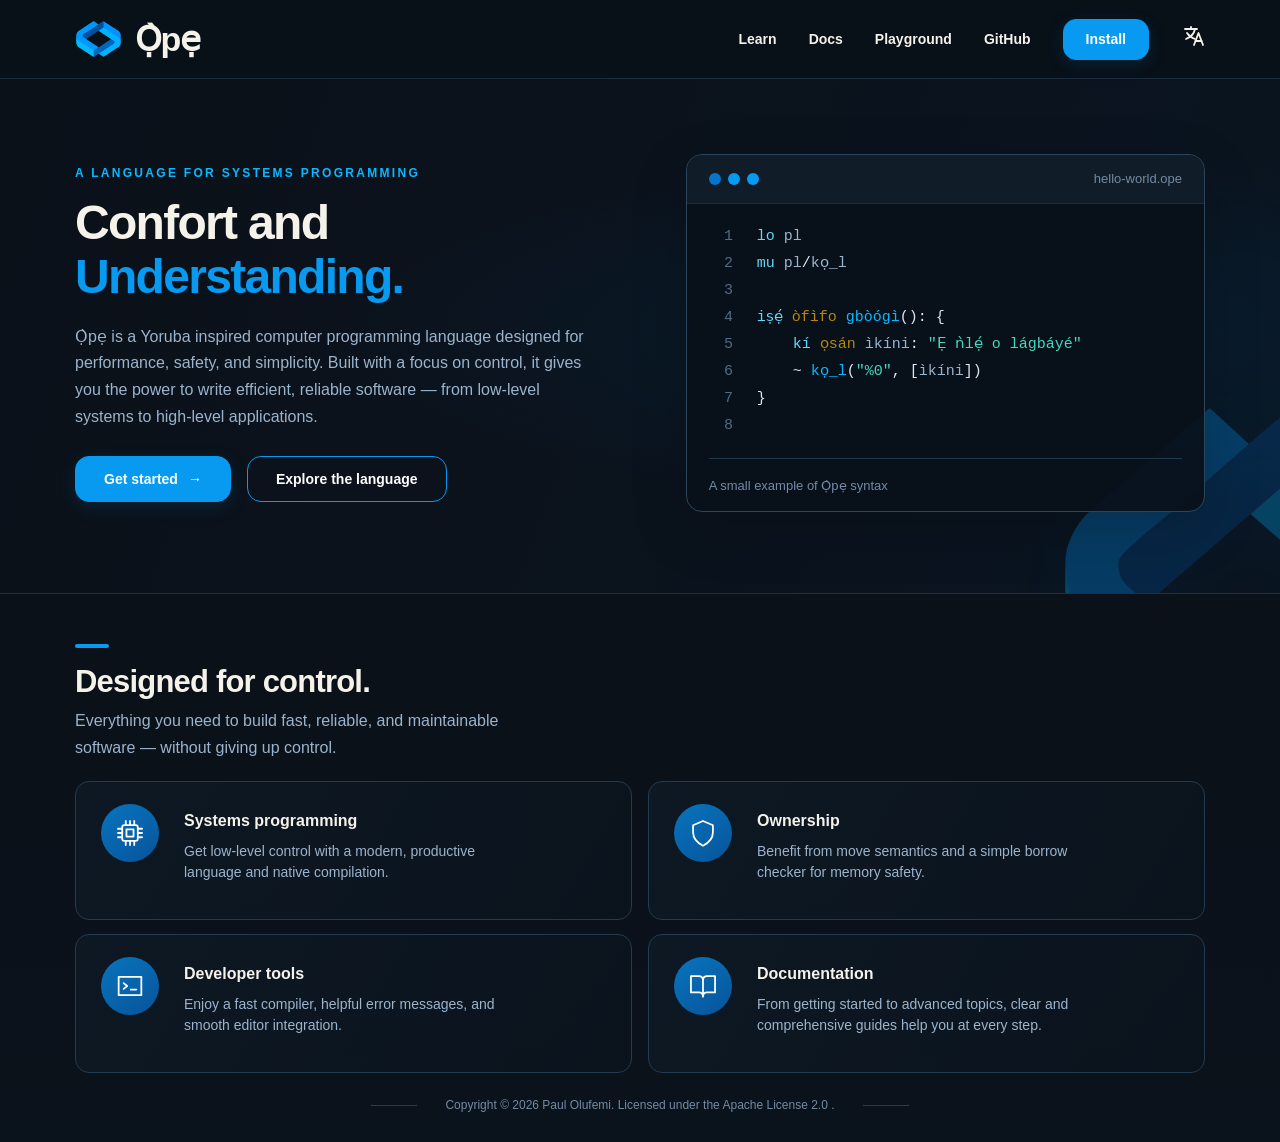
<file: index.html>
<!DOCTYPE html>
<html lang="en">

<head>
    <meta charset="UTF-8">
    <meta name="viewport" content="width=device-width, initial-scale=1.0">
    <meta name="theme-color" content="#0b1119">
    <meta name="description" content="Ọ̀pẹ is a modern systems programming language designed for performance, safety, and simplicity.">
    <title>Ọ̀pẹ programming language</title>
    <link rel="icon" type="image/x-icon" href="./favicon.ico">
    <link rel="stylesheet" href="./styles/style.css">
</head>

<body>
    <header class="site-header">
        <nav class="navbar container" aria-label="Main navigation">
            <span class="brand">
                <img src="./assets/ope_logo.png" alt="" class="brand-logo">
                <span>Ọ̀pẹ</span>
            </span>
            <div class="nav-links-container" id="navigation">
                <div class="nav-links">
                    <a href="#features">Learn</a>
                    <a href="#docs">Docs</a>
                    <a href="">Playground</a>
                    <a href="https://github.com/ede-ope" target="_blank" rel="noreferrer">GitHub</a>
                    <a class="button button-small" href="#get-started">Install</a>
                    <div class="translation" aria-hidden="true">
                        <svg xmlns="http://www.w3.org/2000/svg" class="trans-svg" width="24" height="24" viewBox="0 0 24 24" fill="none" stroke="currentColor" stroke-width="1.8" stroke-linecap="round" stroke-linejoin="round">
                      <path d="M4 5h12M10 3v2"/>
                      <path d="M14 5c-1 5-4 8-9 10"/>
                      <path d="M6 9c2 3 5 5 8 6"/>
                      <path d="m13 21 4.5-12 4.5 12"/>
                      <path d="M14.5 17h6"/>
                    </svg>
                        <div class="supported-languages">
                            <a class="translate-to" href="">English</a>
                            <a class="translate-to" href="./index-yo.html">Yoruba</a>
                        </div>
                    </div>
                </div>
            </div>
            <button class="menu-toggle" id="menuToggle" aria-label="Open menu" aria-expanded="false" aria-controls="navigation">
              <span></span>
              <span></span>
              <span></span>
            </button>
        </nav>
    </header>

    <main>
        <section class="hero">
            <!-- <div class="hero-mark" aria-hidden="true"> -->
            <img src="./assets/ope_logo.png" alt="" class="hero-mark">
            <!-- <span class="hero-mark-inner"></span> -->
            <!-- </div> -->
            <div class="container hero-grid">
                <div class="hero-copy">
                    <p class="eyebrow">A LANGUAGE FOR SYSTEMS PROGRAMMING</p>
                    <h1>Confort and<br><span>Understanding.</span></h1>
                    <p class="hero-description">
                        Ọ̀pẹ is a Yoruba inspired computer programming language designed for performance, safety, and simplicity. Built with a focus on control, it gives you the power to write efficient, reliable software — from low-level systems to high-level applications.
                    </p>
                    <div class="hero-actions" id="get-started">
                        <a class="button" href="#docs">Get started <span aria-hidden="true">→</span></a>
                        <a class="button button-outline" href="#features">Explore the language</a>
                    </div>
                </div>

                <div class="code-window" aria-label="Example Ọ̀pẹ code">
                    <div class="window-bar">
                        <div class="window-dots" aria-hidden="true"><i></i><i></i><i></i></div>
                        <span class="filename">hello-world.ope</span>
                    </div>
                    <div class="code-content">
                        <div class="code-line"><span class="line-number">1</span><code><span class="syntax-keyword">lo</span> <span class="syntax-ident">pl</span></code></div>
                        <div class="code-line"><span class="line-number">2</span><code><span class="syntax-keyword">mu</span> <span class="syntax-ident">pl</span>/<span class="syntax-ident">kọ_l</span></code></div>
                        <div class="code-line blank"><span class="line-number">3</span><code></code></div>
                        <div class="code-line"><span class="line-number">4</span><code><span class="syntax-keyword">iṣẹ́</span> <span class="syntax-type">òfìfo</span> <span class="syntax-function">gbòógì</span>(): {</code></div>
                        <div class="code-line"><span class="line-number">5</span><code>    <span class="syntax-keyword">kí</span> <span class="syntax-type">ọsán</span> <span class="syntax-ident">ìkíni</span>: <span class="syntax-string">"Ẹ ǹlẹ́ o lágbáyé"</span></code></div>
                        <div class="code-line"><span class="line-number">6</span><code>    ~ <span class="syntax-function">kọ_l</span>(<span class="syntax-string">"%0"</span>, [<span class="syntax-ident">ìkíni</span>])</code></div>
                        <div class="code-line"><span class="line-number">7</span><code>}</code></div>
                        <div class="code-line blank"><span class="line-number">8</span><code></code></div>
                    </div>
                    <div class="code-caption">A small example of Ọ̀pẹ syntax</div>
                </div>
            </div>
        </section>

        <section class="features-section" id="features">
            <div class="container">
                <div class="section-heading">
                    <span class="heading-mark" aria-hidden="true"></span>
                    <h2>Designed for control.</h2>
                    <p>Everything you need to build fast, reliable, and maintainable<br class="desktop-break"> software — without giving up control.</p>
                </div>

                <div class="feature-grid">
                    <article class="feature-card">
                        <div class="feature-icon" aria-hidden="true">
                            <svg viewBox="0 0 48 48"><rect x="13" y="13" width="22" height="22" rx="3"/><path d="M19 19h10v10H19zM18 7v6m6-6v6m6-6v6M18 35v6m6-6v6m6-6v6M7 18h6m-6 6h6m-6 6h6m22-12h6m-6 6h6m-6 6h6"/></svg>
                        </div>
                        <div>
                            <h3>Systems programming</h3>
                            <p>Get low-level control with a modern, productive language and native compilation.</p>
                        </div>
                    </article>

                    <article class="feature-card">
                        <div class="feature-icon" aria-hidden="true">
                            <svg viewBox="0 0 48 48"><path d="M24 7 38 13v10c0 9-6 15-14 19C16 38 10 32 10 23V13z"/></svg>
                        </div>
                        <div>
                            <h3>Ownership</h3>
                            <p>Benefit from move semantics and a simple borrow checker for memory safety.</p>
                        </div>
                    </article>

                    <article class="feature-card">
                        <div class="feature-icon" aria-hidden="true">
                            <svg viewBox="0 0 48 48"><path d="M8 11h32v26H8zM15 20l5 4-5 4m10 1h8"/></svg>
                        </div>
                        <div>
                            <h3>Developer tools</h3>
                            <p>Enjoy a fast compiler, helpful error messages, and smooth editor integration.</p>
                        </div>
                    </article>

                    <article class="feature-card" id="docs">
                        <div class="feature-icon" aria-hidden="true">
                            <svg viewBox="0 0 48 48"><path d="M7 10h11c4 0 6 2 6 6v23c0-4-2-6-6-6H7zM41 10H30c-4 0-6 2-6 6v23c0-4 2-6 6-6h11z"/></svg>
                        </div>
                        <div>
                            <h3>Documentation</h3>
                            <p>From getting started to advanced topics, clear and comprehensive guides help you at every step.</p>
                        </div>
                    </article>
                </div>

                <footer class="site-footer">
                    <span></span>
                    <p>
                        Copyright &copy; 2026 Paul Olufemi. Licensed under the
                        <a href="https://www.apache.org/licenses/LICENSE-2.0">
            			Apache License 2.0
        			</a>.
                    </p>
                    <span></span>
                </footer>
            </div>
        </section>
    </main>
    <script src="scripts/script.js"></script>
</body>

</html>
</file>
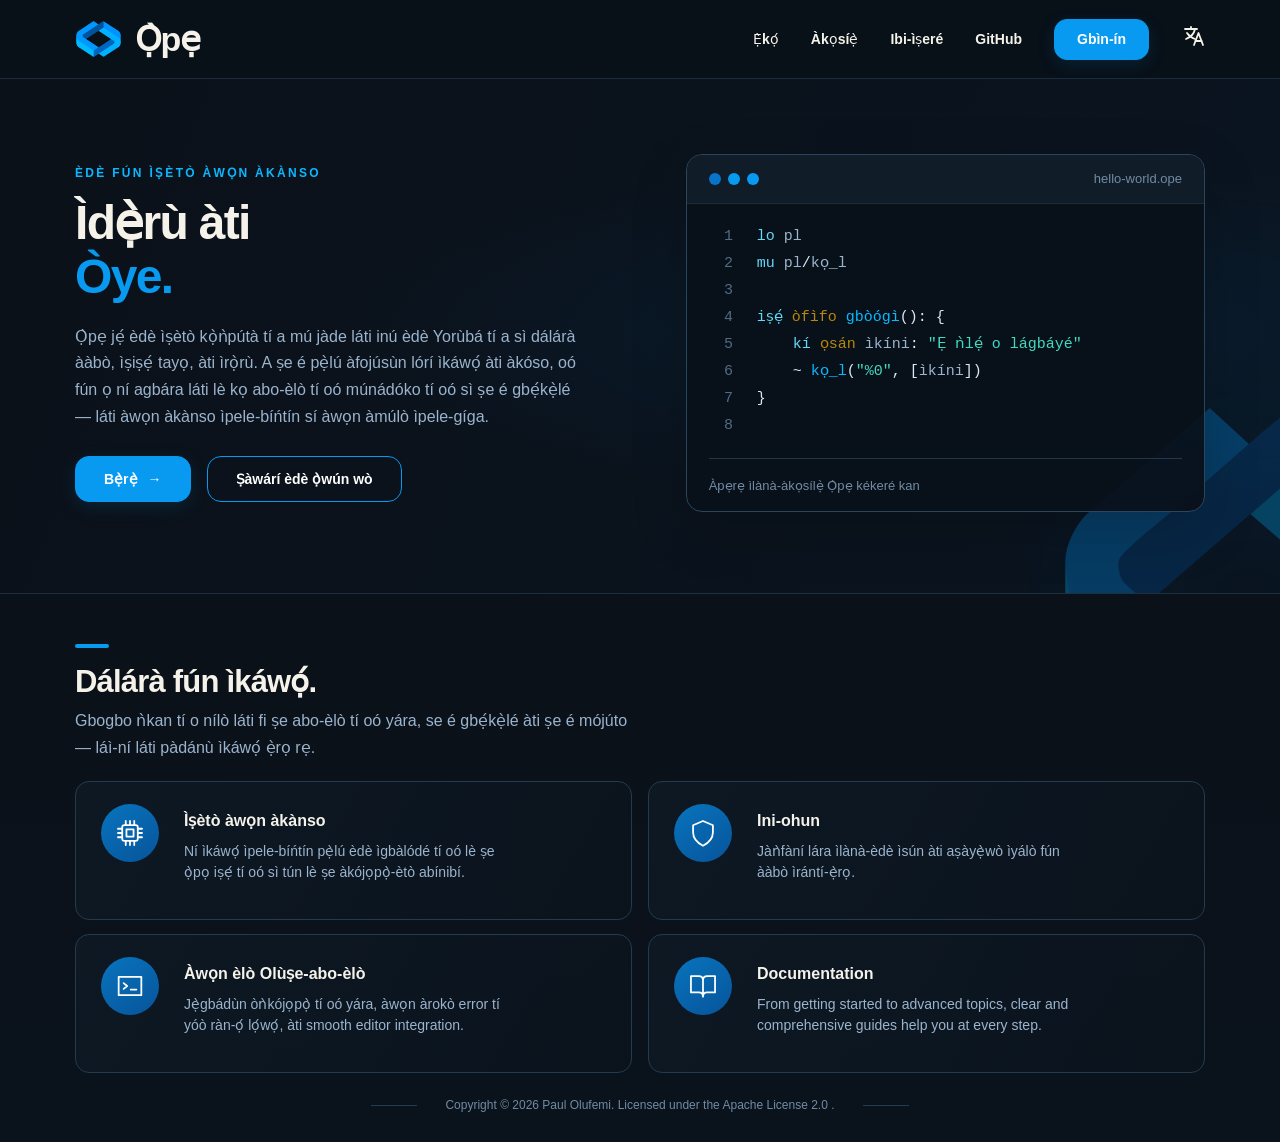
<file: index-yo.html>
<!DOCTYPE html>
<html lang="en">

<head>
    <meta charset="UTF-8">
    <meta name="viewport" content="width=device-width, initial-scale=1.0">
    <meta name="theme-color" content="#0b1119">
    <meta name="description" content="Ọ̀pẹ is a modern systems programming language designed for performance, safety, and simplicity.">
    <title>Ọ̀pẹ programming language</title>
    <link rel="icon" type="image/x-icon" href="./favicon.ico">
    <link rel="stylesheet" href="./styles/style.css">
</head>

<body>
    <header class="site-header">
        <nav class="navbar container" aria-label="Main navigation">
            <a class="brand">
                <img src="./assets/ope_logo.png" alt="" class="brand-logo">
                <span>Ọ̀pẹ</span>
            </a>
            <div class="nav-links-container" id="navigation">
                <div class="nav-links">
                    <a href="#features">Ẹ̀kọ́</a>
                    <a href="#docs">Àkọsíẹ̀</a>
                    <a href="">Ibi-ìṣeré</a>
                    <a href="https://github.com/ede-ope" target="_blank" rel="noreferrer">GitHub</a>
                    <a class="button button-small" href="#get-started">Gbìn-ín</a>
                    <div class="translation" aria-hidden="true">
                        <svg xmlns="http://www.w3.org/2000/svg" class="trans-svg" width="24" height="24" viewBox="0 0 24 24" fill="none" stroke="currentColor" stroke-width="1.8" stroke-linecap="round" stroke-linejoin="round">
                          <path d="M4 5h12M10 3v2"/>
                          <path d="M14 5c-1 5-4 8-9 10"/>
                          <path d="M6 9c2 3 5 5 8 6"/>
                          <path d="m13 21 4.5-12 4.5 12"/>
                          <path d="M14.5 17h6"/>
                        </svg>
                        <div class="supported-languages">
                            <a class="translate-to" href="./index.html">English</a>
                            <a class="translate-to" href="">Yoruba</a>
                        </div>
                    </div>
                </div>
            </div>
            <button class="menu-toggle" id="menuToggle" aria-label="Open menu" aria-expanded="false" aria-controls="navigation">
              <span></span>
              <span></span>
              <span></span>
            </button>
        </nav>
    </header>

    <main>
        <section class="hero">
            <!-- <div class="hero-mark" aria-hidden="true"> -->
            <img src="./assets/ope_logo.png" alt="" class="hero-mark">
            <!-- <span class="hero-mark-inner"></span> -->
            <!-- </div> -->
            <div class="container hero-grid">
                <div class="hero-copy">
                    <p class="eyebrow">ÈDÈ FÚN ÌṢÈTÒ ÀWỌN ÀKÀNSO</p>
                    <h1>Ìdẹ̀rù àti<br><span>Òye.</span></h1>
                    <p class="hero-description">
                        Ọ̀pẹ jẹ́ èdè ìṣètò kọ̀ǹpútà tí a mú jàde láti inú èdè Yorùbá tí a sì dálárà ààbò, ìṣiṣẹ́ tayọ, àti ìrọ̀rù. A ṣe é pẹ̀lú àfojúsùn lórí ìkáwọ́ àti àkóso, oó fún ọ ní agbára láti lè kọ abo-èlò tí oó múnádóko tí oó sì ṣe é gbẹ́kẹ̀lé — láti àwọn àkànso ìpele-bíńtín
                        sí àwọn àmúlò ìpele-gíga.
                    </p>
                    <div class="hero-actions" id="get-started">
                        <a class="button" href="#docs">Bẹ̀rẹ̀ <span aria-hidden="true">→</span></a>
                        <a class="button button-outline" href="#features">Ṣàwárí èdè ọ̀wún wò</a>
                    </div>
                </div>

                <div class="code-window" aria-label="Example Ọ̀pẹ code">
                    <div class="window-bar">
                        <div class="window-dots" aria-hidden="true"><i></i><i></i><i></i></div>
                        <span class="filename">hello-world.ope</span>
                    </div>
                    <div class="code-content">
                        <div class="code-line"><span class="line-number">1</span><code><span class="syntax-keyword">lo</span> <span class="syntax-ident">pl</span></code></div>
                        <div class="code-line"><span class="line-number">2</span><code><span class="syntax-keyword">mu</span> <span class="syntax-ident">pl</span>/<span class="syntax-ident">kọ_l</span></code></div>
                        <div class="code-line blank"><span class="line-number">3</span><code></code></div>
                        <div class="code-line"><span class="line-number">4</span><code><span class="syntax-keyword">iṣẹ́</span> <span class="syntax-type">òfìfo</span> <span class="syntax-function">gbòógì</span>(): {</code></div>
                        <div class="code-line"><span class="line-number">5</span><code>    <span class="syntax-keyword">kí</span> <span class="syntax-type">ọsán</span> <span class="syntax-ident">ìkíni</span>: <span class="syntax-string">"Ẹ ǹlẹ́ o lágbáyé"</span></code></div>
                        <div class="code-line"><span class="line-number">6</span><code>    ~ <span class="syntax-function">kọ_l</span>(<span class="syntax-string">"%0"</span>, [<span class="syntax-ident">ìkíni</span>])</code></div>
                        <div class="code-line"><span class="line-number">7</span><code>}</code></div>
                        <div class="code-line blank"><span class="line-number">8</span><code></code></div>
                    </div>
                    <div class="code-caption">Àpẹrẹ ìlànà-àkọsílẹ̀ Ọ̀pẹ kékeré kan</div>
                </div>
            </div>
        </section>

        <section class="features-section" id="features">
            <div class="container">
                <div class="section-heading">
                    <span class="heading-mark" aria-hidden="true"></span>
                    <h2>Dálárà fún ìkáwọ́.</h2>
                    <p>Gbogbo ǹkan tí o nílò láti fi ṣe abo-èlò tí oó yára, se é gbẹ́kẹ̀lé àti ṣe é mójúto<br class="desktop-break">— láì-ní láti pàdánù ìkáwọ́ ẹ̀rọ rẹ.</p>
                </div>

                <div class="feature-grid">
                    <article class="feature-card">
                        <div class="feature-icon" aria-hidden="true">
                            <svg viewBox="0 0 48 48"><rect x="13" y="13" width="22" height="22" rx="3"/><path d="M19 19h10v10H19zM18 7v6m6-6v6m6-6v6M18 35v6m6-6v6m6-6v6M7 18h6m-6 6h6m-6 6h6m22-12h6m-6 6h6m-6 6h6"/></svg>
                        </div>
                        <div>
                            <h3>Ìṣètò àwọn àkànso</h3>
                            <p>Ní ìkáwọ́ ìpele-bíńtín pẹ̀lú èdè ìgbàlódé tí oó lè ṣe ọ̀pọ iṣẹ́ tí oó sì tún lè ṣe àkójọpọ̀-ètò abínibí.</p>
                        </div>
                    </article>

                    <article class="feature-card">
                        <div class="feature-icon" aria-hidden="true">
                            <svg viewBox="0 0 48 48"><path d="M24 7 38 13v10c0 9-6 15-14 19C16 38 10 32 10 23V13z"/></svg>
                        </div>
                        <div>
                            <h3>Ini-ohun</h3>
                            <p>Jàǹfàní lára ìlànà-èdè ìsún àti aṣàyẹ̀wò ìyálò fún ààbò ìrántí-ẹ̀rọ.</p>
                        </div>
                    </article>

                    <article class="feature-card">
                        <div class="feature-icon" aria-hidden="true">
                            <svg viewBox="0 0 48 48"><path d="M8 11h32v26H8zM15 20l5 4-5 4m10 1h8"/></svg>
                        </div>
                        <div>
                            <h3>Àwọn èlò Olùṣe-abo-èlò</h3>
                            <p>Jẹ̀gbádùn òǹkójọpọ̀ tí oó yára, àwọn àrokò error tí yóò ràn-ọ́ lọ́wọ́, àti smooth editor integration.</p>
                        </div>
                    </article>

                    <article class="feature-card" id="docs">
                        <div class="feature-icon" aria-hidden="true">
                            <svg viewBox="0 0 48 48"><path d="M7 10h11c4 0 6 2 6 6v23c0-4-2-6-6-6H7zM41 10H30c-4 0-6 2-6 6v23c0-4 2-6 6-6h11z"/></svg>
                        </div>
                        <div>
                            <h3>Documentation</h3>
                            <p>From getting started to advanced topics, clear and comprehensive guides help you at every step.</p>
                        </div>
                    </article>
                </div>

                <footer class="site-footer">
                    <span></span>
                    <p>
                        Copyright &copy; 2026 Paul Olufemi. Licensed under the
                        <a href="https://www.apache.org/licenses/LICENSE-2.0">
            			Apache License 2.0
        			</a>.
                    </p>
                    <span></span>
                </footer>
            </div>
        </section>
    </main>
    <script src="scripts/script.js"></script>
</body>

</html>
</file>
<file: styles/style.css>
/* Kúì landing page — palette based on the logo */

:root {
    color-scheme: dark;
    --bg: #0b1119;
    --bg-deep: #081019;
    --panel: #0d1722;
    --panel-hover: #101e2c;
    --blue: #079af0;
    --blue-deep: #07549a;
    --text: #f5f2ea;
    --muted: #9bb4cd;
    --border: #233b50;
    --code-text: #dbe9f7;
}

* {
    box-sizing: border-box;
}

html {
    scroll-behavior: smooth;
}

body {
    margin: 0;
    background: var(--bg);
    color: var(--text);
    font-family: Inter, "Segoe UI", Roboto, Helvetica, Arial, sans-serif;
    line-height: 1.6;
}

a {
    color: inherit;
    text-decoration: none;
}

.container {
    width: min(1130px, calc(100% - 64px));
    margin-inline: auto;
}

.site-header {
    position: relative;
    z-index: 2;
    border-bottom: 1px solid rgba(83, 132, 169, .25);
    background: rgba(8, 16, 25, .94);
}

.navbar {
    min-height: 78px;
    display: flex;
    align-items: center;
    justify-content: space-between;
    gap: 28px;
}

.brand {
    display: inline-flex;
    align-items: center;
    gap: 13px;
    font-size: 34px;
    font-weight: 750;
    letter-spacing: -1.4px;
}

.brand-logo {
    display: block;
    width: 47px;
    height: 47px;
    object-fit: contain;
}

.nav-links {
    position: relative;
    display: flex;
    align-items: center;
    gap: 32px;
    font-size: 14px;
    font-weight: 550;
}

.nav-links>a:not(.button) {
    transition: color 160ms ease;
}

.nav-links>a:not(.button):hover {
    color: var(--blue);
}

.nav-links>.translation .trans-svg:not(.button) {
    transition: color 160ms ease;
}

.nav-links>.translation .trans-svg:not(.button):hover {
    color: var(--blue);
}

.button {
    display: inline-flex;
    align-items: center;
    justify-content: center;
    gap: 10px;
    min-height: 46px;
    padding: 0 28px;
    border: 1px solid var(--blue);
    border-radius: 14px;
    background: var(--blue);
    color: #fff;
    font-weight: 650;
    font-size: 14px;
    box-shadow: 0 5px 18px rgba(7, 154, 240, .13);
    transition: background 160ms ease, transform 160ms ease, box-shadow 160ms ease;
}

.button:hover {
    background: #168fe0;
    box-shadow: 0 7px 24px rgba(7, 154, 240, .24);
    transform: translateY(-1px);
}

.button-small {
    min-height: 41px;
    padding-inline: 22px;
    border-radius: 13px;
}

.button-outline {
    background: transparent;
    box-shadow: none;
}

.button-outline:hover {
    background: rgba(7, 154, 240, .09);
}

.translation {
    position: relative;
    cursor: pointer;
}

.supported-languages {
    position: absolute;
    top: 25px;
    left: 4px;
    padding-top: 10px;
    padding-bottom: 10px;
    padding-left: 20px;
    padding-right: 20px;
    border-radius: 14px;
    display: flex;
    flex-direction: column;
    gap: 10px;
    background: rgba(7, 154, 240, 0.25);
    backdrop-filter: blur(20px);
    -webkit-backdrop-filter: blur(12px);
    opacity: 0;
    visibility: hidden;
    transition: opacity 160ms ease, visibility 160ms ease;
}

.translation:hover .supported-languages {
    opacity: 1;
    visibility: visible;
}

.supported-languages>a:not(.button) {
    transition: color 160ms ease;
}

.supported-languages>a:not(.button):hover {
    color: var(--blue);
}

.menu-toggle {
    opacity: 0;
    visibility: hidden;
    position: absolute;
    width: 42px;
    height: 42px;
    padding: 10px;
    display: flex;
    flex-direction: column;
    justify-content: center;
    gap: 6px;
    border: none;
    background: transparent;
}

.menu-toggle span {
    display: block;
    width: 100%;
    height: 2px;
    background: var(--text);
    border-radius: 2px;
    transition: transform 0.3s ease, opacity 0.2s ease;
    transform-origin: center;
}

.hero {
    position: relative;
    isolation: isolate;
    overflow: hidden;
    border-bottom: 1px solid rgba(83, 132, 169, .25);
    background: radial-gradient(ellipse at 79% 49%, rgba(4, 83, 139, .15), transparent 47%), linear-gradient(110deg, #0b1119 0%, #0a1420 100%);
}

.hero-grid {
    min-height: 514px;
    display: grid;
    grid-template-columns: minmax(0, 1.04fr) minmax(420px, .96fr);
    align-items: center;
    gap: 48px;
    padding-block: 66px 72px;
}

.hero-copy {
    position: relative;
    z-index: 1;
}

.eyebrow {
    margin: 0 0 13px;
    color: #0bb8ff;
    font-size: 12px;
    font-weight: 750;
    letter-spacing: 2.3px;
}

h1 {
    margin: 0;
    max-width: 650px;
    font-size: clamp(36px, 4vw, 48px);
    line-height: 1.12;
    letter-spacing: -1.7px;
    font-weight: 760;
}

h1 span {
    color: var(--blue);
}

.hero-description {
    max-width: 510px;
    margin: 20px 0 25px;
    color: var(--muted);
    font-size: 16px;
    line-height: 1.68;
}

.hero-actions {
    display: flex;
    flex-wrap: wrap;
    gap: 16px;
}

.hero-mark {
    position: absolute;
    z-index: -1;
    width: 390px;
    height: 390px;
    right: -165px;
    bottom: -205px;
    opacity: .3;
    /* transform: rotate(45deg); border: 70px solid transparent;
  	border-right-color: var(--blue-deep); border-bottom-color: #086db8;*/
    filter: drop-shadow(0 0 35px rgba(7, 154, 240, .1));
}


/* .hero-mark-inner {
  display: block;
  width: 180px;
  height: 180px;
  border: 30px solid rgba(7, 154, 240, 0.12);
  border-radius: 12px;
} */

.code-window {
    position: relative;
    z-index: 1;
    overflow: hidden;
    width: 100%;
    border: 1px solid #2b455d;
    border-radius: 16px;
    background: rgba(8, 16, 25, .91);
    box-shadow: 0 18px 55px rgba(0, 0, 0, .18);
}

.window-bar {
    height: 49px;
    display: flex;
    align-items: center;
    justify-content: space-between;
    padding: 0 22px;
    border-bottom: 1px solid rgba(67, 105, 137, .22);
    background: rgba(20, 34, 48, .7);
}

.window-dots {
    display: flex;
    gap: 7px;
}

.window-dots i {
    display: block;
    width: 12px;
    height: 12px;
    border-radius: 50%;
    background: var(--blue);
}

.window-dots i:first-child {
    background: #0874c9;
}

.filename,
.code-caption {
    color: #718ba5;
    font-size: 13px;
}

.code-content {
    padding: 19px 22px 7px;
    overflow-x: auto;
}

.code-line {
    display: grid;
    grid-template-columns: 40px max-content;
    gap: 8px;
    min-height: 27px;
    font: 15px/1.8 "Cascadia Code", Consolas, "SFMono-Regular", monospace;
    white-space: pre;
}

.line-number {
    color: #526b84;
    text-align: center;
    user-select: none;
}

.code-line {
    color: var(--code-text);
}

.syntax-keyword {
    color: #64d9f6;
}

.syntax-function {
    color: #08b9ff;
}

.syntax-string {
    color: #43d9c0;
}

.syntax-type {
    color: #B8860B;
}

.syntax-ident {
    color: var(--muted);
}

.code-caption {
    margin: 12px 22px 0;
    padding: 17px 0 14px;
    border-top: 1px solid rgba(67, 105, 137, .42);
}

.features-section {
    padding: 50px 0 27px;
    background: linear-gradient(180deg, #0b1119, #0a121b);
}

.section-heading {
    margin-bottom: 20px;
}

.heading-mark {
    display: block;
    width: 34px;
    height: 4px;
    margin-bottom: 15px;
    border-radius: 99px;
    background: var(--blue);
}

.section-heading h2 {
    margin: 0 0 5px;
    font-size: 31px;
    line-height: 1.25;
    letter-spacing: -.8px;
}

.section-heading p {
    margin: 0;
    color: var(--muted);
    font-size: 16px;
    line-height: 1.7;
}

.feature-grid {
    display: grid;
    grid-template-columns: repeat(2, minmax(0, 1fr));
    gap: 14px 16px;
}

.feature-card {
    display: flex;
    align-items: flex-start;
    gap: 25px;
    min-height: 139px;
    padding: 22px 25px;
    cursor: default;
    border: 1px solid var(--border);
    border-radius: 14px;
    background: linear-gradient(120deg, rgba(14, 26, 38, .8), rgba(11, 20, 30, .55));
    transition: border-color 160ms ease, background 160ms ease, transform 160ms ease;
}

.feature-card:hover {
    transform: translateY(-2px);
    border-color: rgba(7, 154, 240, .65);
    background: var(--panel-hover);
}

.feature-icon {
    flex: 0 0 58px;
    width: 58px;
    height: 58px;
    display: grid;
    place-items: center;
    border-radius: 50%;
    background: linear-gradient(145deg, #0874bd, #07549a);
    color: white;
}

.feature-icon svg {
    width: 34px;
    height: 34px;
    fill: none;
    stroke: currentColor;
    stroke-width: 2.5;
    stroke-linecap: round;
    stroke-linejoin: round;
}

.feature-card h3 {
    margin: 4px 0 7px;
    font-size: 16px;
    font-weight: 700;
}

.feature-card p {
    max-width: 330px;
    margin: 0;
    color: var(--muted);
    font-size: 14px;
    line-height: 1.55;
}

.site-footer {
    display: flex;
    align-items: center;
    justify-content: center;
    gap: 28px;
    padding-top: 23px;
    color: #718ba5;
    font-size: 12px;
}

.site-footer span {
    width: 46px;
    height: 1px;
    background: #263c50;
}

.site-footer p {
    margin: 0;
}

@media (max-width: 900px) {
    .menu-toggle {
        opacity: 1;
        visibility: visible;
        position: inherit;
        cursor: pointer;
        z-index: 200;
    }
    .menu-toggle.active {
        position: fixed;
        right: 20px;
    }
    /* Top line becomes the upper half of × */
    .menu-toggle.active span:nth-child(1) {
        transform: translateY(8px) rotate(45deg);
    }
    /* Middle line disappears */
    .menu-toggle.active span:nth-child(2) {
        opacity: 0;
    }
    /* Bottom line becomes the lower half of × */
    .menu-toggle.active span:nth-child(3) {
        transform: translateY(-8px) rotate(-45deg);
    }
    .nav-links-container.active {
        opacity: 1;
        visibility: visible;
    }
    .nav-links-container {
        opacity: 0;
        visibility: hidden;
        background-color: transparent;
        position: fixed;
        top: 0px;
        left: 0px;
        right: 0px;
        bottom: 0px;
    }
    .nav-links {
        /* opacity: 0;
        visibility: hidden; */
        position: absolute;
        display: flex;
        flex-direction: column;
        align-items: self-start;
        height: 100%;
        width: 100%;
        margin-left: 50%;
        padding-top: 50px;
        padding-left: 30px;
        background-color: var(--border);
    }
    .container {
        width: min(calc(100% - 44px), 700px);
    }
    .hero-grid {
        grid-template-columns: 1fr;
        gap: 36px;
        padding-block: 55px;
    }
    .hero-description {
        max-width: 650px;
    }
    .code-window {
        max-width: 650px;
    }
    .hero-mark {
        right: -245px;
        bottom: -110px;
    }
}

@media (max-width: 620px) {
    .container {
        width: calc(100% - 36px);
    }
    /* .navbar {
        align-items: flex-start;
        flex-direction: column;
        gap: 12px;
        padding-block: 12px 15px;
    } */
    .brand {
        font-size: 28px;
    }
    .brand-logo {
        width: 38px;
        height: 38px;
    }
    .nav-links {
        font-size: 13px;
        margin-left: 30%;
    }
    .button-small {
        min-height: 35px;
        padding-inline: 13px;
        border-radius: 10px;
    }
    .hero-grid {
        padding-block: 43px;
    }
    .eyebrow {
        font-size: 10px;
        letter-spacing: 1.6px;
    }
    h1 {
        font-size: clamp(33px, 9vw, 43px);
        letter-spacing: -1.2px;
    }
    .hero-description {
        font-size: 15px;
    }
    .hero-actions {
        gap: 10px;
    }
    .hero-actions .button {
        min-height: 43px;
        padding-inline: 17px;
        font-size: 13px;
    }
    .window-bar {
        padding-inline: 14px;
    }
    .code-content {
        padding-inline: 10px;
    }
    .code-line {
        grid-template-columns: 25px max-content;
        gap: 5px;
        font-size: 12px;
    }
    .code-caption {
        margin-inline: 14px;
    }
    .features-section {
        padding-top: 38px;
    }
    .section-heading h2 {
        font-size: 27px;
    }
    .section-heading p {
        font-size: 15px;
    }
    .desktop-break {
        display: none;
    }
    .feature-grid {
        grid-template-columns: 1fr;
        gap: 12px;
    }
    .feature-card {
        min-height: auto;
        gap: 16px;
        padding: 19px 16px;
    }
    .feature-icon {
        flex-basis: 48px;
        width: 48px;
        height: 48px;
    }
    .feature-icon svg {
        width: 29px;
        height: 29px;
    }
    .site-footer {
        gap: 12px;
        font-size: 10px;
    }
    .site-footer span {
        width: 20px;
    }
}
</file>
